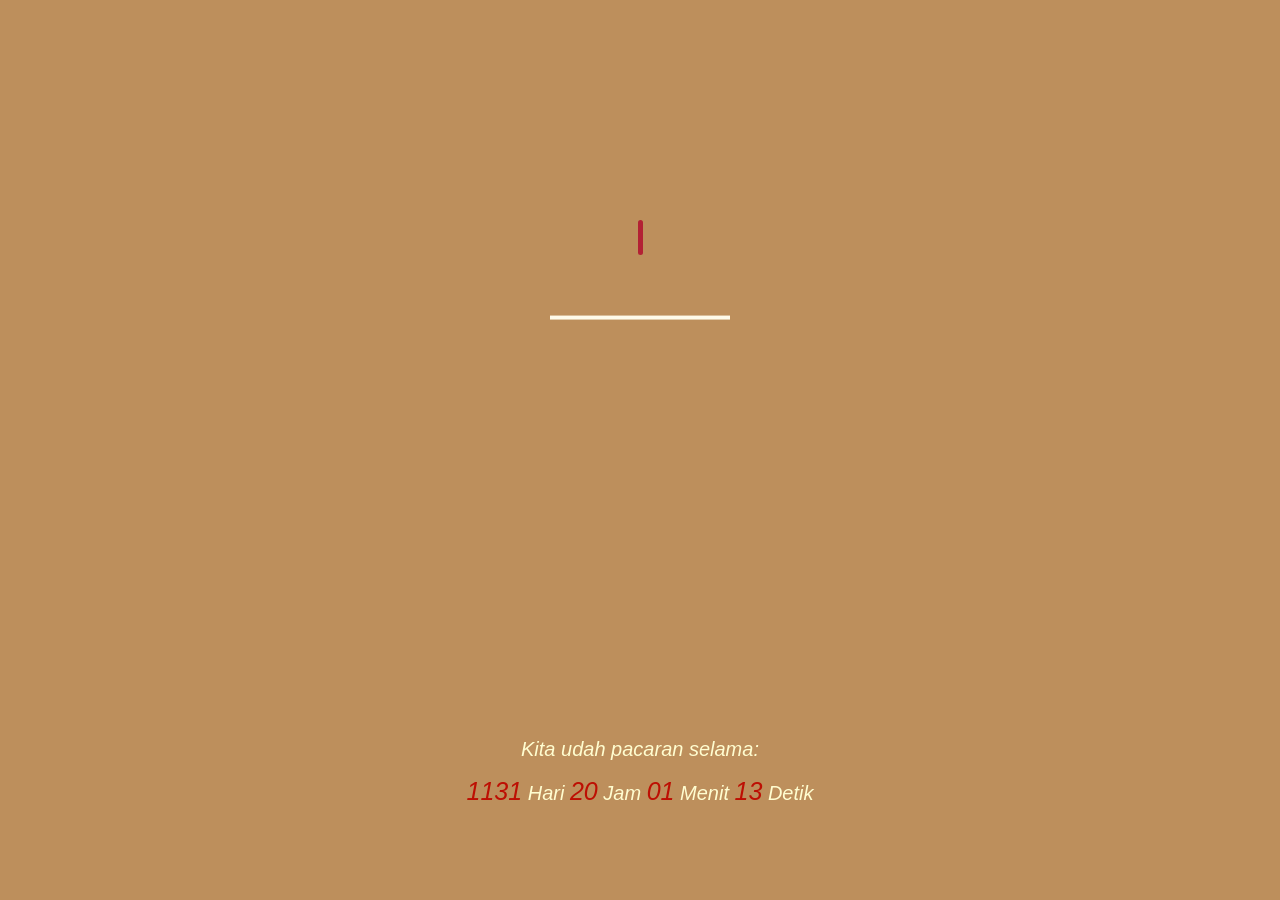
<file: durasi/index.html>
<!DOCTYPE html>
<html>
<head>
  <meta charset="UTF-8">
  <meta name="viewport" content="width=device-width, initial-scale=1,maximum-scale=1, user-scalable=no">
  <title>Waktu Pacaran</title>
  <link rel="stylesheet" href="css/reset.css">
  <link rel="stylesheet" href="css/style.css" media="screen" type="text/css" />
</head>
<body>
<script>
    Element.prototype.typewriter=function(a){
        var d = this,
            c = d.innerHTML,
            b = 0;
        d.innerHTML="";
        var e = setInterval(function() {
            var f = c.substr(b, 1);
            if (f == "<") {
                b = c.indexOf(">", b) + 1
            } else {
                b++
            }
            d.innerHTML=c.substring(0, b) + (b & 1 ? "_" : "");
            if (b >= c.length) {
                clearInterval(e)
            }
        }, 75)
        return this
    }
    function timeElapse(date){ 	
		var current = Date();
		var seconds = (Date.parse(current) - Date.parse(date)) / 1000;
		var days = Math.floor(seconds / (3600 * 24));
		seconds = seconds % (3600 * 24);
		var hours = Math.floor(seconds / 3600);
		if (hours < 10) {
			hours = "0" + hours;
		}
		seconds = seconds % 3600;
		var minutes = Math.floor(seconds / 60);
		if (minutes < 10) {
			minutes = "0" + minutes;
		}
		seconds = seconds % 60;
		if (seconds < 10) {
			seconds = "0" + seconds;
		}
		var result = "<span class=\"digit\">" + days + "</span> Hari <span class=\"digit\">" + hours + "</span> Jam <span class=\"digit\">" + minutes + "</span> Menit <span class=\"digit\">" + seconds + "</span> Detik";
		document.getElementById('elapseClock').innerHTML = result;
	}
</script>
<container>
	<div class="velas">
		<div class="fuego"></div>
		<div class="fuego"></div>
		<div class="fuego"></div>
		<div class="fuego"></div>
		<div class="fuego"></div>
	</div>
	<svg id="cake" version="1.1" x="0px" y="0px" width="250px" height="500px" viewBox="0 0 200 500" enable-background="new 0 0 200 500" xml:space="preserve">
	    <path fill="#BD0F03" d="M173.667-13.94c-49.298,0-102.782,0-147.334,0c-3.999,0-4-16.002,0-16.002
			c44.697,0,96.586,0,147.334,0C177.667-29.942,177.668-13.94,173.667-13.94z">
	        <animate id="bizcocho_3" attributeName="d" calcMode="spline" keySplines="0 0 1 1; 0 0 1 1" begin="relleno_2.end" dur="0.3s" fill="freeze" values="
	                          M173.667-13.94c-49.298,0-102.782,0-147.334,0c-3.999,0-4-16.002,0-16.002
			c44.697,0,96.586,0,147.334,0C177.667-29.942,177.668-13.94,173.667-13.94z
	                          ;
	                          M173.667,411.567c-47.995,12.408-102.955,12.561-147.334,0
			c-3.848-1.089-0.189-16.089,3.661-15.002c44.836,12.66,90.519,12.753,139.427,0.07
			C173.293,395.631,177.541,410.566,173.667,411.567z
	                          ;
	                          M173.667,427.569c-49.795,0-101.101,0-147.334,0c-3.999,0-4-16.002,0-16.002
			c46.385,0,97.539,0,147.334,0C177.668,411.567,177.667,427.569,173.667,427.569z
	                          " />
	    </path>
	    <path fill="#FFFDD0" d="M100-178.521c1.858,0,3.364,1.506,3.364,3.363c0,0,0,33.17,0,44.227
			c0,19.144,0,57.431,0,76.574c0,10.152,0,40.607,0,40.607c0,1.858-1.506,3.364-3.364,3.364l0,0c-1.858,0-3.364-1.506-3.364-3.364c0,0,0-30.455,0-40.607c0-19.144,0-57.432,0-76.575c0-11.057,0-44.226,0-44.226C96.636-177.015,98.142-178.521,100-178.521
			L100-178.521z">
	        <animate id="relleno_2" attributeName="d" calcMode="spline" keySplines="0 0 1 1; 0 0 1 1; 0 0 0.58 1" begin="bizcocho_2.end" dur="0.5s" fill="freeze" values="
	                          M100-178.521c1.858,0,3.364,1.506,3.364,3.363c0,0,0,33.17,0,44.227
			c0,19.144,0,57.431,0,76.574c0,10.152,0,40.607,0,40.607c0,1.858-1.506,3.364-3.364,3.364l0,0c-1.858,0-3.364-1.506-3.364-3.364c0,0,0-30.455,0-40.607c0-19.144,0-57.432,0-76.575c0-11.057,0-44.226,0-44.226C96.636-177.015,98.142-178.521,100-178.521
			L100-178.521z
	                          ;
	                          M100,267.257c1.858,0,3.364,1.506,3.364,3.363c0,0,0,33.17,0,44.227
			c0,19.143,0,57.43,0,76.574c0,10.151,0,40.606,0,40.606c0,1.858-1.506,3.364-3.364,3.364l0,0c-1.858,0-3.364-1.506-3.364-3.364
			c0,0,0-30.455,0-40.606c0-19.145,0-57.432,0-76.576c0-11.057,0-44.225,0-44.225C96.636,268.763,98.142,267.257,100,267.257
			L100,267.257z
	                          ;
	                          M93.928,405.433c-0.655,6.444-0.102,9.067,2.957,11.798c0,0,8.083,5.571,16.828,3.503
			c18.629-4.406,43.813,6.194,50.792,7.791c14.75,3.375,9.162,6.867,9.162,6.867c-2.412,2.258-58.328,0-73.667,0l0,0
			c-1.858,0-69.995,2.133-73.667,0c0,0-3.337-2.439,6.172-5.992c11.375-4.25,52.875,8.822,47.139-9.442
			c-6.333-20.167,5.226-21.514,5.226-21.514c3.435-0.915,12.78-6.663,10.923-0.546L93.928,405.433z
	                          ;
	                          M102.242,427.569c5.348,0,14.079,0,17.462,0c0,0,17.026,0,27.504,0
			c19.143,0,20.39-3.797,26.459,0c3,1.877,0,7.823,0,7.823c-2.412,2.258-58.328,0-73.667,0l0,0c-1.858,0-67.187,0-73.667,0
			c0,0-4.125-4.983,0-7.823c5.201-3.58,16.085,0,23.725,0c8.841,0,20.762,0,20.762,0c3.686,0,8.597,0,19.511,0H102.242z
	                          " />
	    </path>
	    <path fill="#BD0F03" d="M173.667-15.929c-46.512,0-105.486,0-147.334,0c-3.999,0-4-16.002,0-16.002
			c43.566,0,97.96,0,147.334,0C177.667-31.931,177.666-15.929,173.667-15.929z">
	        <animate id="bizcocho_2" attributeName="d" calcMode="spline" keySplines="0 0 1 1; 0 0 1 1; 0.25 0 0.58 1" begin="relleno_1.end" dur="0.5s" fill="freeze" values="
	                          M173.667-15.929c-46.512,0-105.486,0-147.334,0c-3.999,0-4-16.002,0-16.002
			c43.566,0,97.96,0,147.334,0C177.667-31.931,177.666-15.929,173.667-15.929z
	                          ;
	                          M173.434,445.393c-47.269,8.001-105.245,8.001-147.334,0c-3.929-0.747-0.692-16.543,3.243-15.824
			c43.828,8.001,92.165,8.001,140.739,0C174.029,428.918,177.377,444.726,173.434,445.393z
	                          ;
	                          M173.667,449.514c-47.576-5.454-102.799-5.744-147.333,0c-3.966,0.512-3.938-15.297,0-16.002
			c43.683-7.823,97.646-8.026,147.333,0C177.616,434.15,177.642,449.969,173.667,449.514z
	                          ;
	                          M173.667,451.394c-49.298,0-102.782,0-147.334,0c-3.999,0-4-16.002,0-16.002
			c44.697,0,96.586,0,147.334,0C177.667,435.392,177.668,451.394,173.667,451.394z
	                          " />
	    </path>
	    <path fill="#FFFDD0" d="M101.368-73.685c0,12.164,0,15.18,0,28.519c0,22.702,0-13.661,0,8.304c0,14.48,0,18.233,0,30.512
			c0,1.753-2.958,1.847-2.958,0c0-12.68,0-16.277,0-30.401c0-21.983,0,11.66,0-8.305c0-13.027,0-15.992,0-28.628
			C98.411-75.883,101.368-75.592,101.368-73.685z">
	        <animate id="relleno_1" attributeName="d" calcMode="spline" keySplines="0 0 1 1; 0 0 1 1; 0 0 0.6 1" begin="bizcocho_1.end" dur="0.5s" fill="freeze" values="
	                          M101.368-73.685c0,12.164,0,15.18,0,28.519c0,22.702,0-13.661,0,8.304c0,14.48,0,18.233,0,30.512
			c0,1.753-2.958,1.847-2.958,0c0-12.68,0-16.277,0-30.401c0-21.983,0,11.66,0-8.305c0-13.027,0-15.992,0-28.628
			C98.411-75.883,101.368-75.592,101.368-73.685z
	                          ;
	                          M101.368,350.885c0,12.164,0,65.18,0,78.518c0,22.703,0-33.66,0-11.695c0,14.48,0,28.232,0,40.512
			c0,1.753-2.958,1.847-2.958,0c0-12.68,0-26.277,0-40.402c0-21.982,0,31.66,0,11.695c0-13.027,0-65.992,0-78.627
			C98.411,348.686,101.368,348.977,101.368,350.885z
	                          ;
	                          M128.38,447.567c37.626,6.312,39.303,13.658,26.833,12.833c-22.653-1.499-13.636-0.831-23.302-0.831
			c-14.48,0-17.884,0-30.163,0c-2.087,0-2.068,0-3.915,0c-13.333,0-8.963,0-23.088,0c-11.668,0-14.062,5.995-27.532,1.164
			c-12.629-4.529,38.667-3.167,46.833-17.333C100.077,432.94,105.546,443.736,128.38,447.567z
	                          ;
	                          M173.667,451.394c2.875,0,2.997,9.257,0,9.131c-22.662-0.956-32.09-0.956-41.756-0.956
			c-14.48,0-17.884,0-30.163,0c-2.087,0-2.068,0-3.915,0c-13.333,0-8.963,0-23.088,0c-11.668,0-34.99-0.294-48.412,1.831
			c-4.109,0.65-3.01-10.006,0-10.006C37.129,451.394,149.379,451.394,173.667,451.394z
	                          " />
	    </path>
	    <path fill="#BD0F03" d="M173.667,21.571c-33.174,0-111.467,0-147.334,0c-4,0-4-16.002,0-16.002c39.836,0,105.982,0,147.334,0
			C177.668,5.569,177.667,21.571,173.667,21.571z">
	        <animate id="bizcocho_1" attributeName="d" calcMode="spline" keySplines="0 0 1 1; 0 0 1 1; 0 0 1 1; 0.25 0 1 1; 0 0 1 1; 0.25 0 0.6 1" begin="2s" dur="0.8s" fill="freeze" values="
	                          M173.667,21.571c-33.174,0-111.467,0-147.334,0c-4,0-4-16.002,0-16.002c39.836,0,105.982,0,147.334,0
			C177.668,5.569,177.667,21.571,173.667,21.571z
	                          ;
	                          M173.667,459.569c-33.197,16.002-110.782,16.002-147.334,0c-3.664-1.604,1.614-15.617,5.337-14.153
			c40.702,16.002,94.289,16.104,136.505,0.103C171.917,444.1,177.271,457.832,173.667,459.569z
	                          ;
	                          M171.817,475.571c-39.361-3.001-105.438-2.571-143.556,0c-3.991,0.27-7.377-14.736-3.387-15.014
			c41.553-2.888,104.421-3.121,150.51-0.233C179.378,460.574,175.806,475.875,171.817,475.571z
	                          ;
	                          M171.817,459.564c-38.8-12.188-104.504-13.762-143.556,0c-3.772,1.329-7.961-12.604-4.178-13.905
			c40.864-14.064,105.114-15.52,151.918-0.973C179.822,445.874,175.634,460.762,171.817,459.564z
	                          ;
	                          M173.667,475.571c-46.376-5.005-105.924-4.003-147.334,0c-3.981,0.385-3.479-15.421,0.479-16.002
			c43.087-6.327,97.705-7.083,146.855,0.438C177.621,460.613,177.644,476,173.667,475.571z
	                          ;
	                          M173.667,474.117c-46.376,1.866-105.638,2.01-147.334,0c-3.995-0.192-3.52-16.144,0.479-16.002
			c43.794,1.55,96.341,1.541,145.723,0C176.532,457.99,177.663,473.956,173.667,474.117z
	                          ;
	                          M173.667,475.571c-46.512,0-105.486,0-147.334,0c-3.999,0-4-16.002,0-16.002c43.566,0,97.96,0,147.334,0
			C177.667,459.569,177.666,475.571,173.667,475.571z
	                          " />
	    </path>
	    <path fill="#FFFDD0" d="M104.812,113.216c0,3.119-2.164,5.67-4.812,5.67c-2.646,0-4.812-2.551-4.812-5.67c0-5.594,0-16.782,0-22.375
		c0-5.143,0-15.427,0-20.568c0-7.333,0-21.998,0-29.33c0-5.523,0-16.569,0-22.092c0-3.295,0-9.885,0-13.181
		C95.188,2.551,97.353,0,100,0c2.648,0,4.812,2.551,4.812,5.669c0,3.248,0,9.743,0,12.991c0,5.428,0,16.284,0,21.711
		c0,7.618,0,22.854,0,30.472c0,4.952,0,14.854,0,19.807C104.812,96.292,104.812,107.576,104.812,113.216z">
	        <animate id="crema" attributeName="d" calcMode="spline" keySplines="0 0 1 1; 0 0 1 1; 0 0 1 1; 0.25 0 1 1; 0 0 1 1; 0 0 0.58 1" begin="bizcocho_3.end" dur="2s" fill="freeze" values="
	                          M104.812,113.216c0,3.119-2.164,5.67-4.812,5.67c-2.646,0-4.812-2.551-4.812-5.67c0-5.594,0-16.782,0-22.375
		c0-5.143,0-15.427,0-20.568c0-7.333,0-21.998,0-29.33c0-5.523,0-16.569,0-22.092c0-3.295,0-9.885,0-13.181
		C95.188,2.551,97.353,0,100,0c2.648,0,4.812,2.551,4.812,5.669c0,3.248,0,9.743,0,12.991c0,5.428,0,16.284,0,21.711
		c0,7.618,0,22.854,0,30.472c0,4.952,0,14.854,0,19.807C104.812,96.292,104.812,107.576,104.812,113.216z
	                          ;
	                          M104.812,405.897c0,3.119-2.164,5.67-4.812,5.67c-2.646,0-4.812-2.551-4.812-5.67c0-5.594,0-16.782,0-22.376
		c0-5.143,0-15.426,0-20.568c0-7.332,0-21.997,0-29.33c0-5.522,0-16.568,0-22.092c0-3.295,0-9.885,0-13.181
		c0-3.118,2.165-5.669,4.812-5.669c2.648,0,4.812,2.551,4.812,5.669c0,3.247,0,9.743,0,12.991c0,5.428,0,16.283,0,21.711
		c0,7.618,0,22.854,0,30.473c0,4.951,0,14.854,0,19.807C104.812,388.972,104.812,400.256,104.812,405.897z
	                          ;
	                          M111.873,411.567c-3.119,0-9.226,0-11.874,0c-2.646,0-7.748,0-10.867,0c-7.086,0-12.698,0-18.292,0
		c-6.592,0-12.871,7.371-19.166,3.008c-10.043-6.961-7.776-10.169,2.991-17.745c12.61-8.873,27.713,1.994,25.919-7.531
		c-2.589-13.742,11.008-14.513,11.365-17.789c0.441-4.051,4.235-11.107,8.051-8.175c3.113,2.393,1.007,8.008,0,13.159
		c-1.871,9.569,8.058,2.113,9.494,14.155c2.592,21.732,21.184-0.675,29.309,7.976c5.216,5.553,18.413,5.552,15.426,12.942
		c-3.131,7.745-15.825-4.369-23.8,2.903C126.261,418.271,118.301,411.567,111.873,411.567z
	                          ;
	                          M111.873,411.567c-3.119,0-9.226,0-11.874,0c-2.646,0-9.734,4.069-12.853,4.069
		c-7.086,0-10.712-4.069-16.306-4.069c-6.592,0-12.12,6.013-19.166,3.008c-7.053-3.008-7.458,2.026-18.659,1.165
		c-6.832-0.525-7.522-3.034-7.533-6.265c-0.037-10.336,22.073-2.452,36.613-2.628c10.234-0.124,19.856-1.439,37.905-2.102
		c16.642-0.61,32.699,1.552,46.009,1.927c12.438,0.351,29.663-8.99,31.532,3.315c0.773,5.093-5.605,3.342-11.211,9.579
		c-5.093,5.667-7.59-4.605-12.965-3.832c-8.269,1.189-14.962-8.537-22.937-1.265C126.261,418.271,118.301,411.567,111.873,411.567z
	                          ;
	                          M110.946,413.652c-2.904-1.137-8.405-2.748-12.446-0.97c-6.099,2.685-7.273,10.358-13.253,8.242
		c-7.843-2.775-8.953-5.008-14.546-5.01c-24.653-0.011-4.849,26.507-18.264,26.507c-12.377,0,5.791-33.537-19.422-26.682
		c-7.703,2.095-9.806-0.942-9.817-4.173c-0.037-10.336,24.357-4.544,38.897-4.72c10.234-0.124,19.856-1.439,37.905-2.102
		c16.642-0.61,32.699,1.552,46.009,1.927c12.438,0.351,28.973-8.865,31.532,3.315c1.449,6.896,0.318,15.624-3.874,15.624
		c-7.619,0-1.788-15.192-19.243-7.111c-7.581,3.51-15.963-9.738-26.669,1.066C120.644,426.744,118.381,416.561,110.946,413.652z
	                          ;
	                          M111.547,413.9c-2.969-0.956-8.775-0.949-13.167-0.5c-14.667,1.5-8.325,16.508-14.667,16.666
		c-6.667,0.166-0.167-13.5-13.013-14.151c-30.471-1.545-5.572,46.651-18.987,46.651c-12.377,0,10.333-50.166-18.667-44.5
		c-7.835,1.531-9.537-1.417-9.548-4.647c-0.037-10.336,23.675-5.177,38.215-5.353c10.234-0.124,20.618-1.671,38.667-2.333
		c16.642-0.61,32.023,1.458,45.333,1.833c12.438,0.351,33.819-8.431,33.199,4.001c-0.532,10.666,0.414,26.166-5.245,25.833
		c-7.606-0.447-2.954-31.5-19.243-18.899c-7.985,6.177-17.658-5.969-27.377,5.732C118.88,434.066,121.38,417.067,111.547,413.9z
	                          ;
	                          M111.547,415.233c-6.667-0.834-9.667,4.667-13.833,3.333c-19.649-6.291-8.158,22.176-14.5,22.334
		c-6.667,0.166,2.833-18-13.333-22.167c-29.544-7.615-9.667,43.833-20.167,43.833c-10.333,0,8.004-55.006-16.833-39
		c-7.5,4.833-9.508-3.78-9.299-7.004c0.799-12.329,23.592-7.153,38.132-7.329c10.234-0.124,20.238-1.505,38.287-2.167
		c16.642-0.61,32.903,1.125,46.213,1.5c12.438,0.351,35.058-5.579,31.863,6.451c-5.532,20.833,1.25,28.216-4.409,27.883
		c-7.606-0.447-6.058-37.895-20.62-23.333c-10.167,10.166-15.972-0.747-25,12C119.547,443.568,121.798,416.515,111.547,415.233z
	                          " />
	    </path>
	    <rect x="10" y="475.571" fill="#fefae9" width="180" height="4" />
	</svg>
	<div class="text" id="code1"></div>
</container>
<div class="text" style="width:100%;position:absolute;bottom:6rem;margin:auto;">
	<span>Kita udah pacaran selama:</span><br/><br/>
	<div id="elapseClock"></div></div>
</body>
<script type="text/javascript">
	function timecount(){
		var together = new Date();
		together.setFullYear(2023,9,30);
		together.setHours(0);
		together.setMinutes(0);
		together.setSeconds(0);
		together.setMilliseconds(0);
		timeElapse(together);
		setInterval(function (){
			timeElapse(together);
		}, 500);
	}
	function fx(){
		document.getElementById('code1').innerHTML = "<h1>Anniversary Coming Soon: <br/><br/> 29 October 2025</h1>";
		document.getElementById('code1').typewriter();
	}
	timecount();
    setTimeout("fx()",2000);
</script>
</html>
</file>
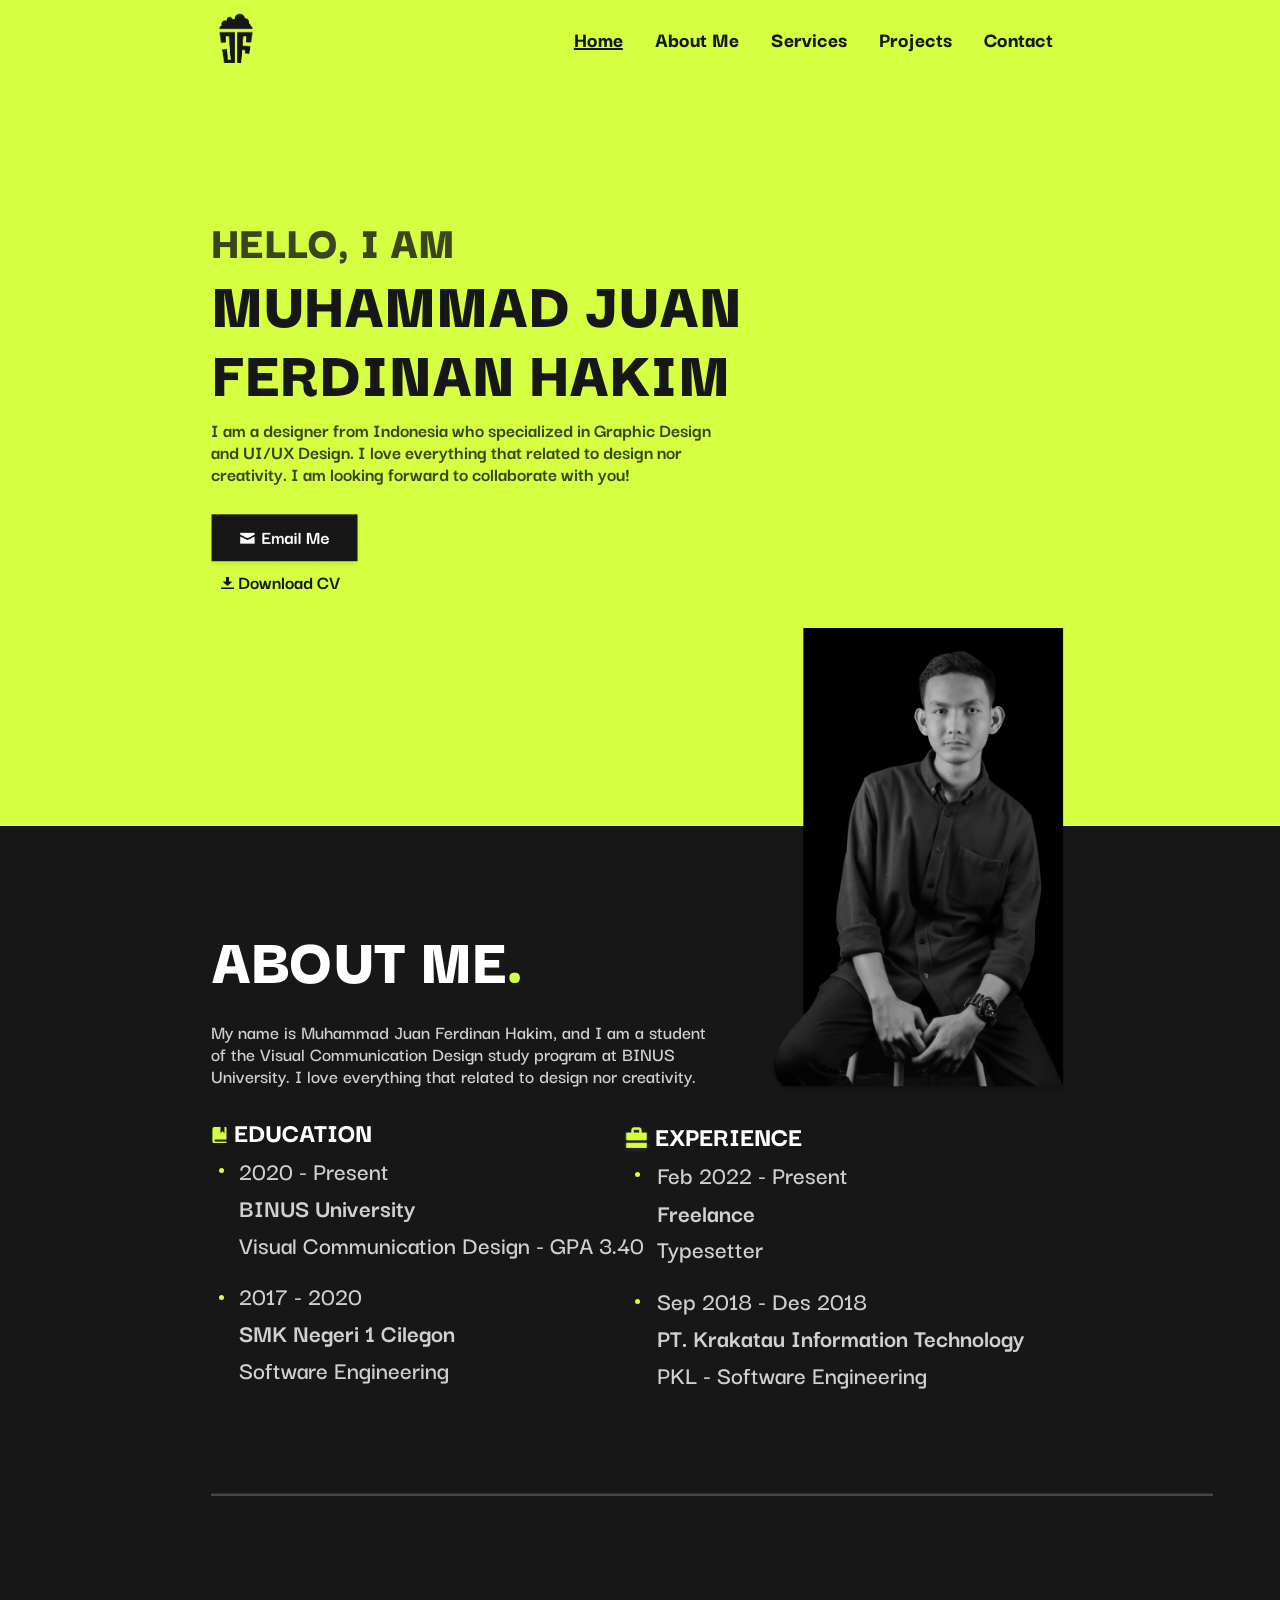
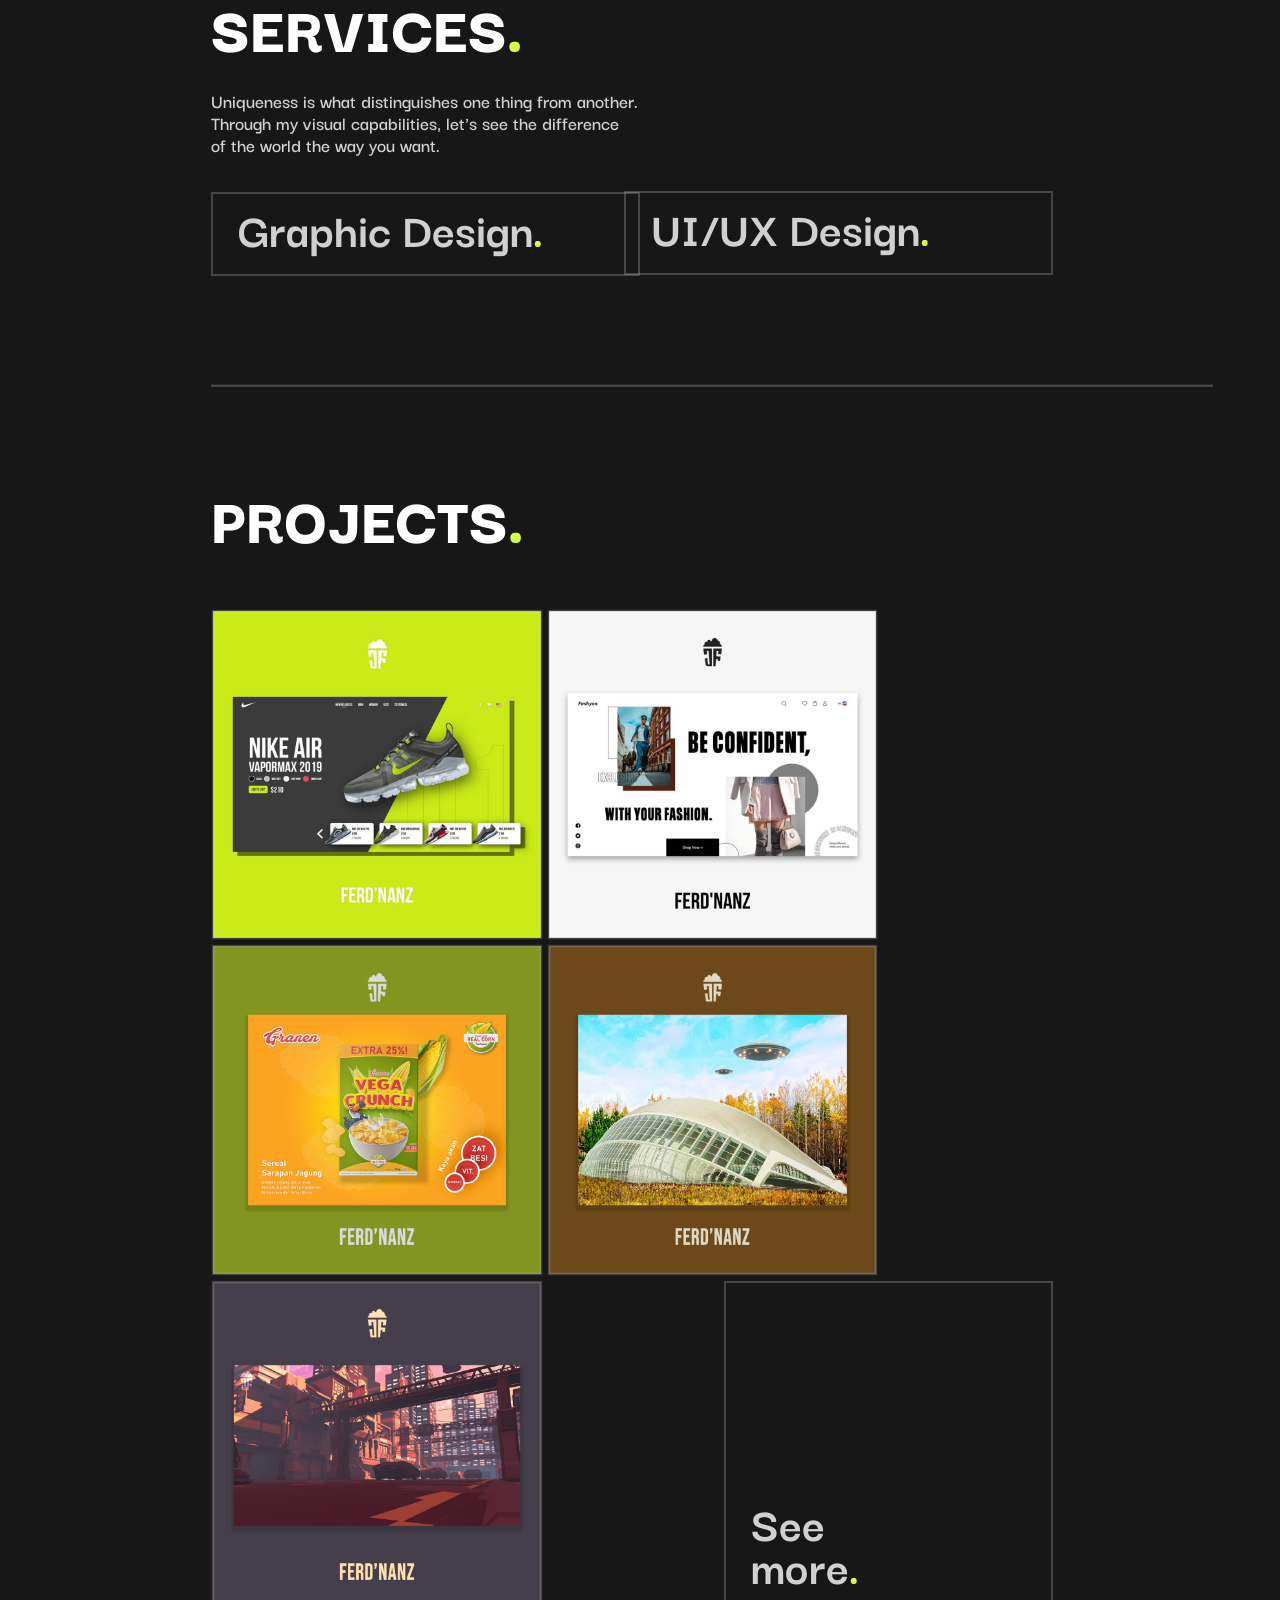
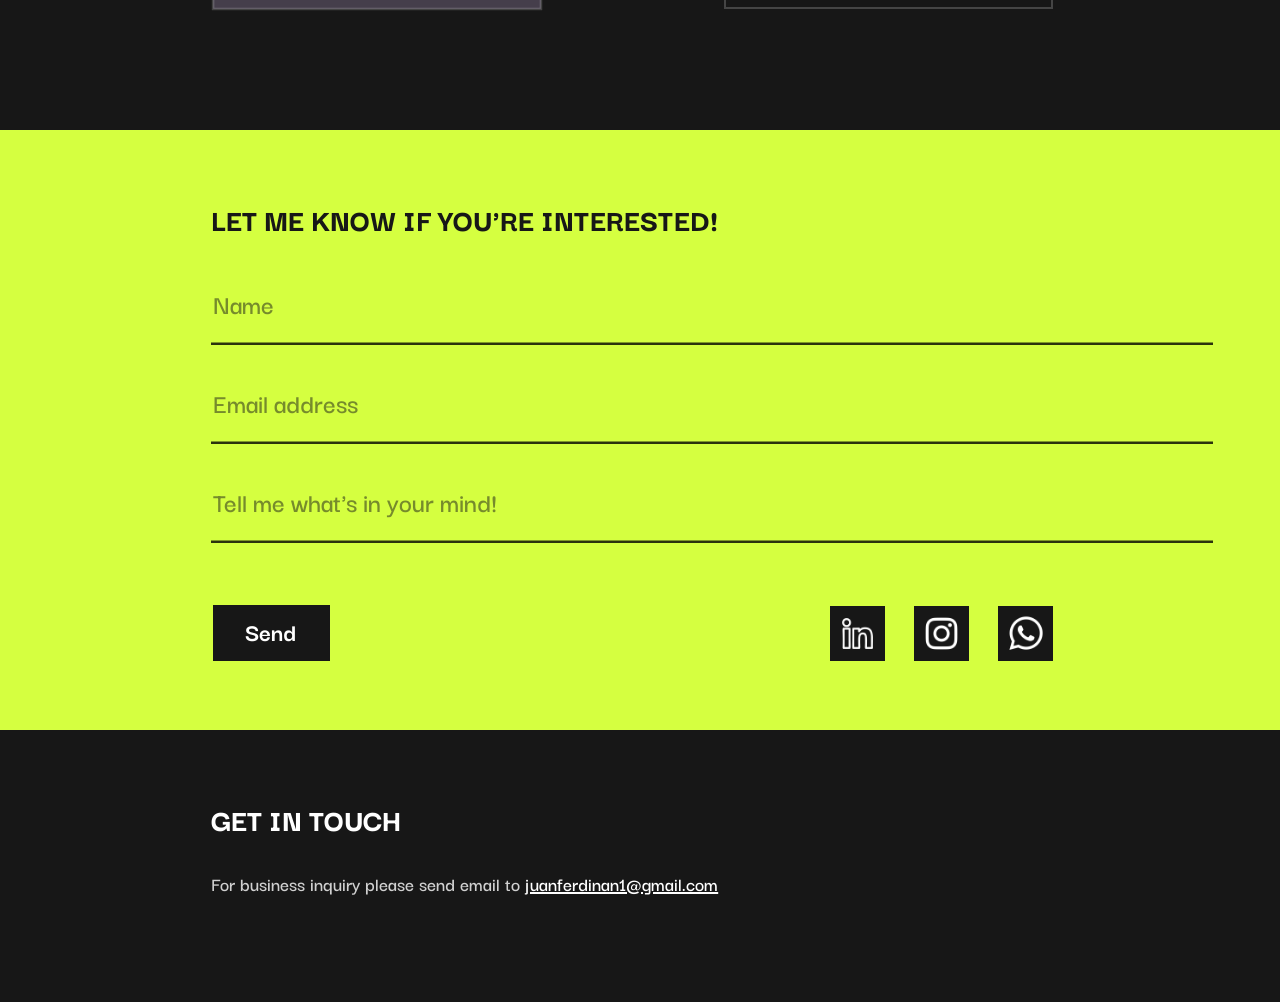
<file: portofolio.html>
<!DOCTYPE html>
<html>
<head>
  <meta name="viewport" content="width=device-width, initial-scale=1.0">
  <link rel="stylesheet" href="portofolio.css">
  <link href="https://fonts.googleapis.com/css2?family=Darker+Grotesque:wght@300;400;500;600;700;800;900&display=swap" rel="stylesheet">
  <title>Portofolio - Muhammad Juan Ferdinan Hakim</title>
  <link rel="icon" type="image/x-icon" href="img/favicon.png">
</head>
<body>
    <ul id="navbar">
      <div class="contentnav">
        <li class="li"><a href="portofolio.html"><img src="img/logo.png" alt="Logo JF" class="logo"></a></li>
        <li class="fr li"><a class="nav" href="#contact">Contact</a></li>
        <li class="fr li"><a class="nav" href="#projects">Projects</a></li>
        <li class="fr li"><a class="nav" href="#services">Services</a></li>
        <li class="fr li"><a class="nav" href="#aboutme">About Me</a></li>
        <li class="fr li"><a class="nav active" href="#home">Home</a></li>
      </div>
    </ul>

    <div id="home" class="bg">
        <div class="lp">
          <h1 class="head1">
            HELLO, I AM
            
            <span class="brh"></span>

            <div class="head2">MUHAMMAD JUAN
              <span class="brh"></span>
              FERDINAN HAKIM
              <span class="brh"></span>
            </div>

            <span class="br"></span>

            <div class="head3">I am a designer from Indonesia who specialized in Graphic Design
              <span class="brp"></span>
              and UI/UX Design. I love everything that related to design nor
              <span class="brp"></span>
              creativity. I am looking forward to collaborate with you!
            </div>

            <span class="br"></span>

            <ul>
                <li>
                  <a href="mailto:juanferdinan1@gmail.com" target="_blank">
                  <img class="emailicon" src="img/emailme1.png" 
                  onmouseover="this.src='img/emailme2.png'"
                  onmouseout="this.src='img/emailme1.png'"
                  alt="Email Me"/>
                  </a>
                </li>
                <span class="brb"></span>
                <li>
                  <a href="https://drive.google.com/u/0/uc?id=1bEFEHEDZlQZwKQmNddLRcC8NxGwHybi5&export=download" class="dcv">
                  <img class="dlicon" src="img/download.png" 
                  alt="Download"/> Download CV</a>
                </li>
            </ul>
          </h1>
          <img src="img/foto.png" alt="Foto Diri" class="foto">
        </div>
    </div>

    <div id="aboutme" class="content">
      <h1 style="margin-top: 20px;">ABOUT ME<span class="titik">.</span></h1>

      <span class="br"></span>

      <p style="margin-top: -30px;">My name is Muhammad Juan Ferdinan Hakim, and I am a student
        <span class="brp"></span>
        of the Visual Communication Design study program at BINUS
        <span class="brp"></span>
        University. I love everything that related to design nor creativity.
      </p>

      <h2><img src="img/edu.png" alt="Edu Icon" style="margin-bottom: -1px; width: 2%;"> EDUCATION</h2>
      <li style="margin-top: -12.5px; margin-left: 8px;" class="titik"><p style="font-size: 26px; margin-top: -27.5px; margin-left: 20px;">2020 - Present</p></li>
      <p style="font-size: 26px; margin-top: -25px; margin-left: 28px;"><b>BINUS University</b></p>
      <p style="font-size: 26px; margin-top: -25px; margin-left: 28px;">Visual Communication Design - GPA 3.40</p>
      
      <li style="margin-top: 0px; margin-left: 8px;" class="titik"><p style="font-size: 26px; margin-top: -28.5px; margin-left: 20px;">2017 - 2020</p></li>
      <p style="font-size: 26px; margin-top: -25px; margin-left: 28px;"><b>SMK Negeri 1 Cilegon</b></p>
      <p style="font-size: 26px; margin-top: -25px; margin-left: 28px;">Software Engineering</p>

      <div style="float: right; margin-right: -220px; margin-top: -320px;">
      <h2 style="margin-left: 30px;"><img src="img/briefcase.png" alt="BC Icon" style="margin-bottom: -6px; margin-left: -33px; width: 4%;"> EXPERIENCE</h2>
      <li style="margin-top: -12.5px; margin-left: 8px;" class="titik"><p style="font-size: 26px; margin-top: -27.5px; margin-left: 22px;">Feb 2022 - Present</p></li>
      <p style="font-size: 26px; margin-top: -24px; margin-left: 30px;"><b>Freelance</b></p>
      <p style="font-size: 26px; margin-top: -25.5px; margin-left: 30px;">Typesetter</p>
      
      <li style="margin-top: 0px; margin-left: 8px;" class="titik"><p style="font-size: 26px; margin-top: -28.5px; margin-left: 22px;">Sep 2018 - Des 2018</p></li>
      <p style="font-size: 26px; margin-top: -25px; margin-left: 30px;"><b>PT. Krakatau Information Technology</b></p>
      <p style="font-size: 26px; margin-top: -25px; margin-left: 30px;">PKL - Software Engineering</p>
      </div>

      <img style="width: 1002px; margin-top: 75px;" src="img/line2.png">
    </div>

    <div id="services" class="content">
      <h1 style="margin-top: -50px;">SERVICES<span class="titik">.</span></h1>

      <span class="br"></span>

      <p style="margin-top: -30px;">Uniqueness is what distinguishes one thing from another.
        <span class="brp"></span>
        Through my visual capabilities, let's see the difference
        <span class="brp"></span>
        of the world the way you want.
      </p>
      
      <a href="#"><h1 class="s1" id="unhide1">Graphic Design<span class="titik">.</span> <img class="extlink1" id="hide1" src="img/extlink.png" alt="External Link"></h1></a>
      <a href="#"><h1 class="s2" id="unhide2">UI/UX Design<span class="titik">.</span> <img class="extlink2" id="hide2" src="img/extlink.png" alt="External Link"></h1></a>

      <img style="width: 1002px; margin-top: 75px;" src="img/line2.png">
    </div>

    <div id="projects" class="content">
      <h1 style="margin-top: -50px;">PROJECTS<span class="titik">.</span></h1>

      <span class="br"></span>

      <img style="width: 331.5px;" src="img/img1.png" alt="IMG1">
      <img style="width: 331.5px;" src="img/img2.png" alt="IMG2">
      <img style="width: 331.5px;" src="img/img3.png" alt="IMG3">
      <img style="width: 331.5px;" src="img/img4.png" alt="IMG4">
      <img style="width: 331.5px;" src="img/img5.png" alt="IMG5">
      <a href="#"><h1 class="s3" id="unhide3">
        <img class="extlink3" id="hide3" src="img/extlink.png" alt="External Link">
        <div style="margin-top: 205px;">See
        <span style="display: block; margin-bottom: -25px;"></span>
        more<span class="titik">.</span></div></h1></a>
    </div>

    <span class="brs"></span>

    <div id="contact" class="bgcontact" style="width: 100%;">
      <div class="content">
        <div style="margin-top: -25px;">
          <h2 class="contact">LET ME KNOW IF YOU'RE INTERESTED!</h2>
        </div>
      </div>

      <div class="content">
        <form action="#contact" style="margin-top: -25px;">
          <input type="text" id="fname" name="fname" placeholder="Name" class="form" size="79">
          <img style="width: 1002px;" src="img/line3.png"><span class="brs"></span>
          <input type="text" id="lname" name="lname" placeholder="Email address" class="form" size="79">
          <img style="width: 1002px;" src="img/line3.png"><span class="brs"></span>
          <input type="text" id="lname" name="lname" placeholder="Tell me what's in your mind!" class="form" size="79">
          <img style="width: 1002px;" src="img/line3.png"><span class="brs"></span><br>
          <input type="submit" value="Send">
        </form>

        <div style="float: right; margin-top: -59.5px; margin-right: 16px;">
          <a href="https://www.linkedin.com/in/muhammad-juan-ferdinan-hakim-639b55199/" target="_blank"><img style="width: 55px; margin-right: 25px;" src="img/in.png" alt="LinkedIn Icon"></a>
          <a href="https://www.instagram.com/juanferdinan.dzn/" target="_blank"><img style="width: 55px; margin-right: 25px;" src="img/ig.png" alt="Instagram Icon"></a>
          <a href="https://wa.me/6282111649429" target="_blank"><img style="width: 55px;" src="img/wa.png" alt="WhatsApp Icon"></a>
        </div>
      </div>
    </div>

    <footer class="content">
      <div style="margin-top: -25px;">
        <h2 class="footer">GET IN TOUCH</h2>
      </div>

      <p style="margin-top: 100px;">For business inquiry please send email to 
        <a class="mail" href="mailto:juanferdinan1@gmail.com" target="_blank">juanferdinan1@gmail.com</a></p>
    </footer>

<div class="javascript">
<script>
    var prevScrollpos = window.pageYOffset;
    window.onscroll = function() {
    var currentScrollPos = window.pageYOffset;
      if (prevScrollpos > currentScrollPos) {
        document.getElementById("navbar").style.top = "0";
      } else {
        document.getElementById("navbar").style.top = "-80px";
      }
      prevScrollpos = currentScrollPos;
    }

    var header = document.getElementById("navbar");
    var btns = header.getElementsByClassName("nav");
    for (var i = 0; i < btns.length; i++) {
      btns[i].addEventListener("click", function() {
      var current = document.getElementsByClassName("active");
      current[0].className = current[0].className.replace(" active", "");
      this.className += " active";
      });
    }
</script>

<script src="https://ajax.googleapis.com/ajax/libs/jquery/3.6.1/jquery.min.js"></script>
  
<script>
  $(document).ready(function(){
  $("#unhide1").hover(function(){
    $("#hide1").show();
    }, function(){
    $("#hide1").hide();
  });
  });
</script>

<script>
  $(document).ready(function(){
  $("#unhide2").hover(function(){
    $("#hide2").show();
    }, function(){
    $("#hide2").hide();
  });
  });
</script>

<script>
  $(document).ready(function(){
  $("#unhide3").hover(function(){
    $("#hide3").show();
    }, function(){
    $("#hide3").hide();
  });
  });
</script>
</div>

</body>
</html>
</file>
<file: durasi/css/style.css>
@import url(http://fonts.googleapis.com/css?family=Lato:300italic);
html,
body {
  width: 100%;
  height: 100%;
}

body {
  background: #BD8F5C;
}



#cake {
  display: block;
  position: relative;
  margin: -10em auto 0 auto;
}

/* ============================================== Candle
*/
.velas {
  background: #B32134;
  border-radius: 10px;
  position: absolute;
  top: 228px;
  left: 50%;
  margin-left: -2.5px;
  margin-top: -8.33333333px;
  width: 5px;
  height: 35px;
  -webkit-transform: translateY(-300px);
  -ms-transform: translateY(-300px);
  transform: translateY(-300px);
  -webkit-backface-visibility: hidden;
  -ms-backface-visibility: hidden;
  backface-visibility: hidden;
  -webkit-animation: in 500ms 6s ease-out forwards;
  animation: in 500ms 6s ease-out forwards;
}

.velas:after,
.velas:before {
  background: #B32134;
  content: "";
  position: absolute;
  width: 100%;
  height: 2.22222222px;
}

.velas:after {
  top: 25%;
  left: 0;
}

.velas:before {
  top: 45%;
  left: 0;
}

/* ============================================== Fire
*/
.fuego {
  border-radius: 100%;
  position: absolute;
  top: -20px;
  left: 50%;
  margin-left: -3.5px;
  width: 6.66666667px;
  height: 18px;
}

.fuego:nth-child(1) {
  -webkit-animation: fuego 2s 6.5s infinite;
  animation: fuego 2s 6.5s infinite;
}

.fuego:nth-child(2) {
  -webkit-animation: fuego 1.5s 6.5s infinite;
  animation: fuego 1.5s 6.5s infinite;
}

.fuego:nth-child(3) {
  -webkit-animation: fuego 1s 6.5s infinite;
  animation: fuego 1s 6.5s infinite;
}

.fuego:nth-child(4) {
  -webkit-animation: fuego 0.5s 6.5s infinite;
  animation: fuego 0.5s 6.5s infinite;
}

.fuego:nth-child(5) {
  -webkit-animation: fuego 0.2s 6.5s infinite;
  animation: fuego 0.2s 6.5s infinite;
}

/* ============================================== Animation Fire
*/
@-webkit-keyframes fuego {
  0%, 100% {
    background: rgba(254, 248, 97, 0.5);
    -webkit-box-shadow: 0 0 40px 10px rgba(248, 233, 209, 0.2);
    box-shadow: 0 0 40px 10px rgba(248, 233, 209, 0.2);
    -webkit-transform: translateY(0) scale(1);
    transform: translateY(0) scale(1);
  }

  50% {
    background: rgba(255, 50, 0, 0.1);
    -webkit-box-shadow: 0 0 40px 20px rgba(248, 233, 209, 0.2);
    box-shadow: 0 0 40px 20px rgba(248, 233, 209, 0.2);
    -webkit-transform: translateY(-20px) scale(0);
    transform: translateY(-20px) scale(0);
  }
}
@keyframes fuego {
  0%, 100% {
    background: rgba(254, 248, 97, 0.5);
    -webkit-box-shadow: 0 0 40px 10px rgba(248, 233, 209, 0.2);
    box-shadow: 0 0 40px 10px rgba(248, 233, 209, 0.2);
    -webkit-transform: translateY(0) scale(1);
    transform: translateY(0) scale(1);
  }

  50% {
    background: rgba(255, 50, 0, 0.1);
    -webkit-box-shadow: 0 0 40px 20px rgba(248, 233, 209, 0.2);
    box-shadow: 0 0 40px 20px rgba(248, 233, 209, 0.2);
    -webkit-transform: translateY(-20px) scale(0);
    transform: translateY(-20px) scale(0);
  }
}
@-webkit-keyframes in {
  to {
    -webkit-transform: translateY(0);
    transform: translateY(0);
  }
}
@keyframes in {
  to {
    -webkit-transform: translateY(0);
    transform: translateY(0);
  }
}
.text {
  color: #FFFDD0;
  font-size:1.25em;
  font-family: 'Lato Bold', sans-serif;
  font-weight: 500;
  font-style: italic;
  text-align: center;
}
.text h1 {
  font-size: 1.25em;
  font-family: 'Lato Bold', sans-serif;
}
.digit{
  font-family: 'Lato Bold', sans-serif;
  font-size:1.25em;
  color: #BD0F03;
};
</file>
<file: portofolio.css>
html {
    scroll-behavior: smooth;
}

body {
    height: 100%;
    margin-bottom: 0;
    margin-left: 0;
    margin-right: 0;
    margin-top: -20px;
}

.bg {
    background-color: #D5FF40;
    height: 768px;
    background-position: center;
    background-repeat: no-repeat;
    background-size: cover;
    margin: 0;
}

body {
    color: #fff;
}

ul {
    list-style-type: none;
    margin: 0;
    padding: 0;
    overflow: hidden;
    background-color: #D5FF40;
    position: -webkit-sticky;
    position: sticky;
    top: 0;
    transition: top 0.5s;
    font-size: 22px;
}
  
.li {
    float: left;
}
  
.nav {
    display: block;
    color: #171717;
    text-align: center;
    padding: 14px 16px;
    text-decoration: none;
    font-family: 'Darker Grotesque', sans-serif;
    font-weight: 800;
}
  
.nav:hover {
    background-color: #171717;
    color: #D5FF40;
}

.active {
    text-decoration-line: underline;
    text-decoration-color: #171717;
    text-decoration-thickness: 2px;
    color: #171717;
}

.fr {
    float: right;
    margin-top: 10px;
    margin-bottom: 10px;
}

.logo {
    width: 50px;
    height: 59px;
    cursor: pointer;
    margin-top: 4px;
}

body {
    background: #171717;
}
  
.content {
    max-width: 67%;
    margin: auto;
    padding: 65px;
}

.contentnav {
    max-width: 67%;
    margin: auto;
}

.foto {
    width: 35%;
    float: right;
}

.lp {
    max-width: 67%;
    margin: auto;
    padding: 75px;
}

.head1 {
    float: left;
    font-family: 'Darker Grotesque', sans-serif;
    font-weight: 900;
    font-size: 47.5px;
    color: rgba(23, 23, 23, 0.8);
    margin-top: 75px;
}

.head2 {
    font-family: 'Darker Grotesque', sans-serif;
    font-weight: 900;
    font-size: 67.5px;
    color: #171717;
}

.brh {
    display: block;
    margin-bottom: -0.35em;
}


.head3 {
    font-family: 'Darker Grotesque', sans-serif;
    font-weight: 700;
    font-size: 20px;
    color: rgba(23, 23, 23, 0.8);
}

.brp {
    display: block;
    margin-bottom: -0.25em;
}

.br {
    display: block;
    margin-bottom: 0.5em;
}

.brb {
    display: block;
    margin-bottom: -0.5em;
}

.emailicon {
    width: 25%;
    margin-left: -5px;
}

.dlicon {
    width: 2%;
    margin-left: 10px;
}

.dcv {
    font-family: 'Darker Grotesque', sans-serif;
    font-weight: 700;
    font-size: 20px;
    color: #171717;
    text-decoration-line: none;
}

h1 {
    font-family: 'Darker Grotesque', sans-serif;
    font-weight: 900;
    font-size: 67.5px;
    color: #fff;
    text-decoration-line: none;
}

h2 {
    font-family: 'Darker Grotesque', sans-serif;
    font-weight: 800;
    font-size: 28px;
    color: #fff;
    text-decoration-line: none;
}

.titik {
    color: #D5FF40;
}

p {
    font-family: 'Darker Grotesque', sans-serif;
    font-weight: 600;
    font-size: 20px;
    color: rgba(255, 255, 255, 0.8);
    text-decoration-line: none;
}

.square {
    height: 50px;
    width: 50px;
    border: 2.5px solid rgba(255, 255, 255, 0.2);
}

h1.s1 {
    width: 400px;
    height: 75px;
    font-family: 'Darker Grotesque', sans-serif;
    font-weight: 700;
    font-size: 50px;
    color: rgba(255, 255, 255, 0.8);
    text-decoration-line: none;
    border: 2.5px solid rgba(255, 255, 255, 0.2);
    padding-bottom: 5px;
    padding-left: 25px;
}

h1.s1:hover {
    color: #ffffff;
    border: 2.5px solid rgba(255, 255, 255, 0.2);
    background-color: rgba(255, 255, 255, 0.2);
}

.extlink1 {
    width: 41px;
    float: right;
    padding-top: 19.5px;
    padding-right: 25px;
    display: none;
}

h1.s2 {
    float: right;
    width: 400px;
    height: 75px;
    font-family: 'Darker Grotesque', sans-serif;
    font-weight: 700;
    font-size: 50px;
    color: rgba(255, 255, 255, 0.8);
    text-decoration-line: none;
    border: 2.5px solid rgba(255, 255, 255, 0.2);
    padding-bottom: 5px;
    padding-left: 25px;
    margin-top: -118px;
    margin-right: 16px;
}

h1.s2:hover{
    color: #ffffff;
    border: 2.5px solid rgba(255, 255, 255, 0.2);
    background-color: rgba(255, 255, 255, 0.2);
}

.extlink2 {
    width: 41px;
    float: right;
    padding-top: 19.5px;
    padding-right: 25px;
    display: none;
}

a {
    text-decoration-line: none;
}

h1.s3 {
    float: right;
    width: 300px;
    height: 324px;
    font-family: 'Darker Grotesque', sans-serif;
    font-weight: 700;
    font-size: 50px;
    color: rgba(255, 255, 255, 0.8);
    text-decoration-line: none;
    border: 2.5px solid rgba(255, 255, 255, 0.2);
    margin-top: 1px;
    padding-left: 25px;
    margin-right: 16px;
}

h1.s3:hover {
    color: #ffffff;
    border: 2.5px solid rgba(255, 255, 255, 0.2);
    background-color: rgba(255, 255, 255, 0.2);
}

.extlink3 {
    width: 41px;
    float: right;
    padding-top: 22px;
    padding-right: 25px;
    display: none;
}

.bgcontact {
    margin-right: 200px;
    background-color: #D5FF40;
}

.contact {
    float: left;
    font-family: 'Darker Grotesque', sans-serif;
    font-weight: 800;
    font-size: 32px;
    color: #171717;
    text-decoration-line: none;
    border: none;
}

.brs {
    display: block;
    margin-bottom: 50px;
}

.form {
    margin-top: -50px;
    border: none;
    font-family: 'Darker Grotesque', sans-serif;
    font-weight: 600;
    font-size: 28px;
    text-align: left;
    letter-spacing: 0px;
    color: #171717;
    padding-bottom: 9px;
    background-color: #D5FF40;
    border-width: 0px 0px 2.5px;
    border-color: #171717;
}

::placeholder {
    color: rgba(23, 23, 23, 0.5);
}

input[type=submit] {
    font-family: 'Darker Grotesque', sans-serif;
    font-weight: 700;
    font-size: 26px;
    background-color: #171717;
    border: none;
    color: #ffffff;
    padding: 8px 34px 12px 32px;
    text-decoration: none;
    margin: 4px 2px;
    cursor: pointer;
    margin-top: -10px;
}

.footer {
    float: left;
    font-family: 'Darker Grotesque', sans-serif;
    font-weight: 800;
    font-size: 32px;
    color: #ffffff;
    text-decoration-line: none;
    border: none;
}

a.mail {
    text-decoration-line: underline;
    text-decoration-color: #ffffff;
    color: #ffffff;
    cursor: pointer;
}
</file>
